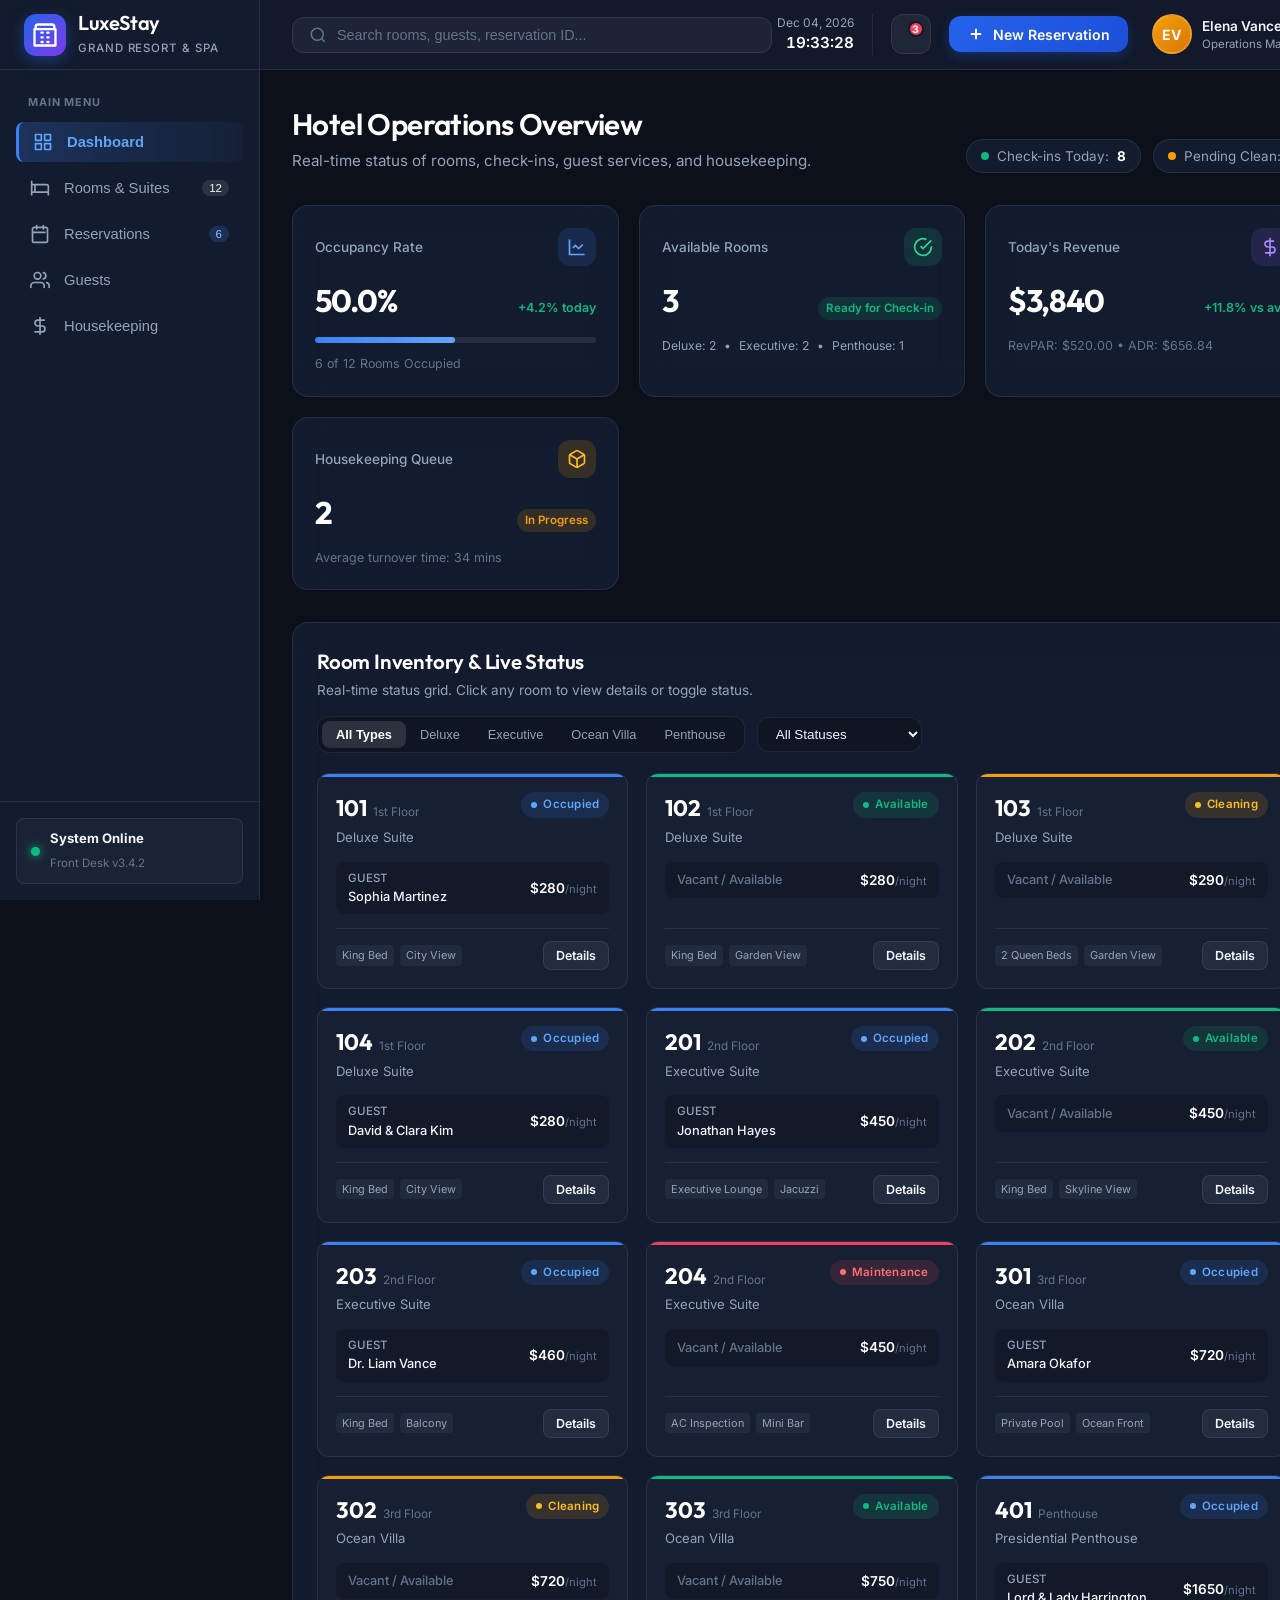
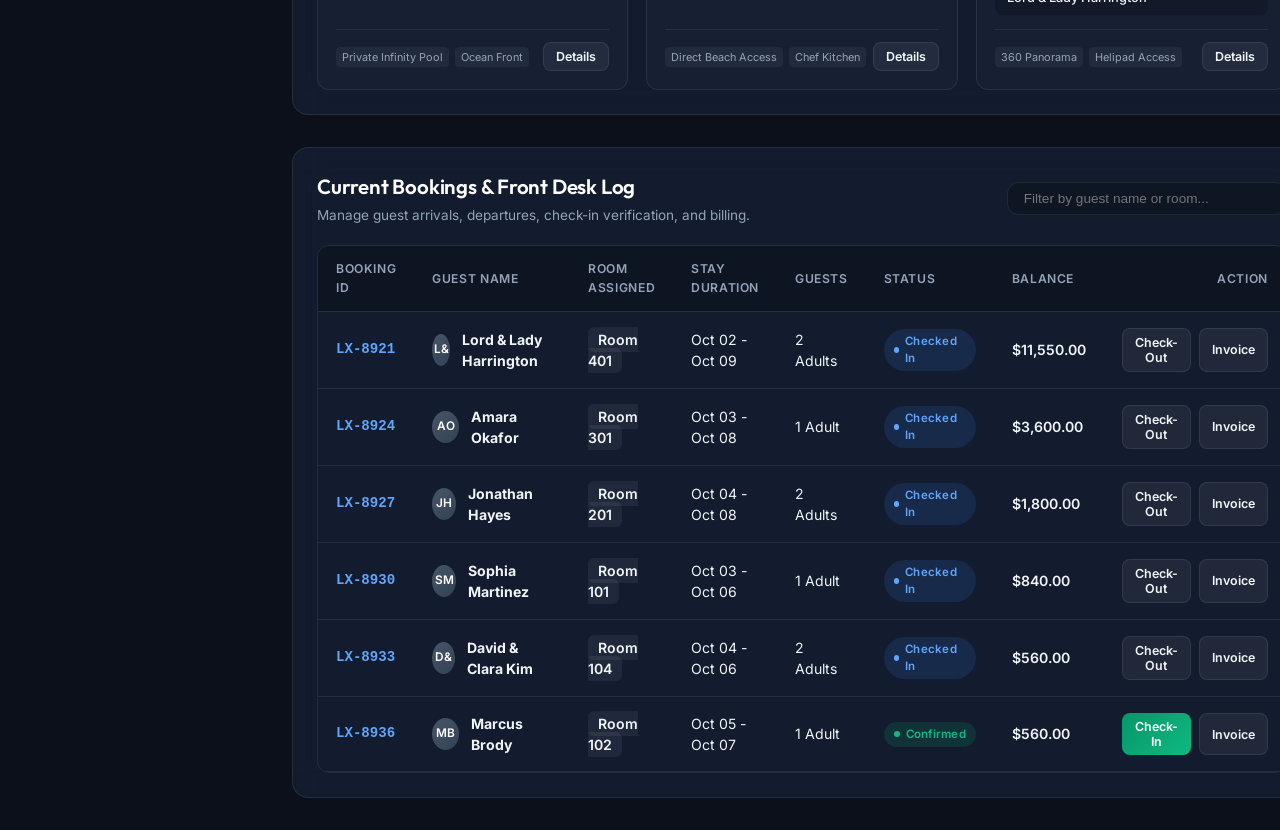
<file: index.html>
<!DOCTYPE html>
<html lang="en">
<head>
  <meta charset="UTF-8">
  <meta name="viewport" content="width=device-width, initial-scale=1.0">
  <meta name="description" content="LuxeStay Grand Hotel Management System - Comprehensive operations, room management, reservations, and guest services dashboard.">
  <title>LuxeStay | Hotel Management System</title>
  <!-- Google Fonts: Inter & Outfit -->
  <link rel="preconnect" href="https://fonts.googleapis.com">
  <link rel="preconnect" href="https://fonts.gstatic.com" crossorigin>
  <link href="https://fonts.googleapis.com/css2?family=Inter:wght@300;400;500;600;700&family=Outfit:wght@500;600;700&display=swap" rel="stylesheet">
  <link rel="stylesheet" href="styles.css">
</head>
<body>
  <div class="app-layout" id="app-layout">
    <!-- Sidebar Navigation -->
    <aside class="sidebar" id="sidebar">
      <div class="brand">
        <div class="brand-logo">
          <svg width="28" height="28" viewBox="0 0 24 24" fill="none" stroke="currentColor" stroke-width="2" stroke-linecap="round" stroke-linejoin="round">
            <path d="M3 21h18M3 7v14M21 7v14M6 3h12a2 2 0 0 1 2 2v2H4V5a2 2 0 0 1 2-2zM9 10h1M14 10h1M9 14h1M14 14h1M9 18h1M14 18h1"/>
          </svg>
        </div>
        <div class="brand-info">
          <h2>LuxeStay</h2>
          <span>Grand Resort & Spa</span>
        </div>
      </div>

      <nav class="nav-menu" aria-label="Main Navigation">
        <div class="nav-group-title">MAIN MENU</div>
        <button class="nav-item active" data-tab="dashboard" id="nav-dashboard">
          <svg width="20" height="20" viewBox="0 0 24 24" fill="none" stroke="currentColor" stroke-width="2" stroke-linecap="round" stroke-linejoin="round">
            <rect x="3" y="3" width="7" height="7"></rect>
            <rect x="14" y="3" width="7" height="7"></rect>
            <rect x="14" y="14" width="7" height="7"></rect>
            <rect x="3" y="14" width="7" height="7"></rect>
          </svg>
          <span>Dashboard</span>
        </button>
        <button class="nav-item" data-tab="rooms" id="nav-rooms">
          <svg width="20" height="20" viewBox="0 0 24 24" fill="none" stroke="currentColor" stroke-width="2" stroke-linecap="round" stroke-linejoin="round">
            <path d="M2 4v16M2 8h18a2 2 0 0 1 2 2v10M2 17h20M6 8v9"/>
          </svg>
          <span>Rooms & Suites</span>
          <span class="nav-badge" id="badge-total-rooms">24</span>
        </button>
        <button class="nav-item" data-tab="reservations" id="nav-reservations">
          <svg width="20" height="20" viewBox="0 0 24 24" fill="none" stroke="currentColor" stroke-width="2" stroke-linecap="round" stroke-linejoin="round">
            <rect x="3" y="4" width="18" height="18" rx="2" ry="2"></rect>
            <line x1="16" y1="2" x2="16" y2="6"></line>
            <line x1="8" y1="2" x2="8" y2="6"></line>
            <line x1="3" y1="10" x2="18" y2="10"></line>
          </svg>
          <span>Reservations</span>
          <span class="nav-badge alert" id="badge-reservations">6</span>
        </button>
        <button class="nav-item" data-tab="guests" id="nav-guests">
          <svg width="20" height="20" viewBox="0 0 24 24" fill="none" stroke="currentColor" stroke-width="2" stroke-linecap="round" stroke-linejoin="round">
            <path d="M17 21v-2a4 4 0 0 0-4-4H5a4 4 0 0 0-4 4v2"></path>
            <circle cx="9" cy="7" r="4"></circle>
            <path d="M23 21v-2a4 4 0 0 0-3-3.87"></path>
            <path d="M16 3.13a4 4 0 0 1 0 7.75"></path>
          </svg>
          <span>Guests</span>
        </button>
        <button class="nav-item" data-tab="housekeeping" id="nav-housekeeping">
          <svg width="20" height="20" viewBox="0 0 24 24" fill="none" stroke="currentColor" stroke-width="2" stroke-linecap="round" stroke-linejoin="round">
            <path d="M12 2v20M17 5H9.5a3.5 3.5 0 0 0 0 7h5a3.5 3.5 0 0 1 0 7H6"/>
          </svg>
          <span>Housekeeping</span>
        </button>
      </nav>

      <div class="sidebar-footer">
        <div class="system-status-card">
          <div class="status-indicator-dot online"></div>
          <div class="status-text">
            <strong>System Online</strong>
            <small>Front Desk v3.4.2</small>
          </div>
        </div>
      </div>
    </aside>

    <!-- Main Content Area -->
    <main class="main-wrapper" id="main-content">
      <!-- Top Navigation Bar -->
      <header class="topbar">
        <div class="topbar-left">
          <button class="mobile-toggle" id="mobile-toggle-btn" aria-label="Toggle navigation">
            <svg width="24" height="24" viewBox="0 0 24 24" fill="none" stroke="currentColor" stroke-width="2"><line x1="3" y1="12" x2="21" y2="12"></line><line x1="3" y1="6" x2="21" y2="6"></line><line x1="3" y1="18" x2="21" y2="18"></line></svg>
          </button>
          <div class="search-box">
            <svg width="18" height="18" viewBox="0 0 24 24" fill="none" stroke="currentColor" stroke-width="2"><circle cx="11" cy="11" r="8"></circle><line x1="21" y1="21" x2="16.65" y2="16.65"></line></svg>
            <input type="text" id="global-search-input" placeholder="Search rooms, guests, reservation ID..." />
          </div>
        </div>

        <div class="topbar-right">
          <div class="time-display" id="live-clock">
            <span class="live-date">Oct 04, 2026</span>
            <span class="live-time">18:45:00</span>
          </div>

          <button class="btn btn-secondary icon-btn" id="notifications-btn" title="View Notifications">
            <svg width="20" height="20" viewBox="0 0 24 24" fill="none" stroke="currentColor" stroke-width="2"><path d="M18 8A6 6 0 0 0 6 8c0 7-3 9-3 9h18s-3-2-3-9"></path><path d="M13.73 21a2 2 0 0 1-3.46 0"></path></svg>
            <span class="notification-badge">3</span>
          </button>

          <button class="btn btn-primary" id="btn-open-booking-modal">
            <svg width="18" height="18" viewBox="0 0 24 24" fill="none" stroke="currentColor" stroke-width="2.5"><line x1="12" y1="5" x2="12" y2="19"></line><line x1="5" y1="12" x2="19" y2="12"></line></svg>
            <span>New Reservation</span>
          </button>

          <div class="user-profile-menu">
            <div class="avatar">EV</div>
            <div class="user-meta">
              <div class="user-name">Elena Vance</div>
              <div class="user-role">Operations Manager</div>
            </div>
          </div>
        </div>
      </header>

      <!-- Dynamic Main View Container -->
      <div class="content-body">
        
        <!-- Welcome Hero Banner -->
        <section class="welcome-header">
          <div>
            <h1 class="welcome-title">Hotel Operations Overview</h1>
            <p class="welcome-subtitle">Real-time status of rooms, check-ins, guest services, and housekeeping.</p>
          </div>
          <div class="quick-stats-pills">
            <div class="pill-stat">
              <span class="pill-dot green"></span> Check-ins Today: <strong id="kpi-today-checkins">8</strong>
            </div>
            <div class="pill-stat">
              <span class="pill-dot orange"></span> Pending Clean: <strong id="kpi-cleaning-count">3</strong>
            </div>
          </div>
        </section>

        <!-- Metrics / KPI Cards -->
        <section class="kpi-grid" aria-label="Key Performance Indicators">
          <div class="kpi-card">
            <div class="kpi-header">
              <span class="kpi-label">Occupancy Rate</span>
              <div class="kpi-icon-wrap blue">
                <svg width="20" height="20" viewBox="0 0 24 24" fill="none" stroke="currentColor" stroke-width="2"><path d="M3 3v18h18"/><path d="m19 9-5 5-4-4-3 3"/></svg>
              </div>
            </div>
            <div class="kpi-value-row">
              <span class="kpi-value" id="kpi-occupancy-rate">79.2%</span>
              <span class="kpi-trend positive">+4.2% today</span>
            </div>
            <div class="progress-bar-container">
              <div class="progress-bar" id="occupancy-progress" style="width: 79.2%;"></div>
            </div>
            <div class="kpi-footer-sub" id="kpi-rooms-ratio">19 of 24 Rooms Occupied</div>
          </div>

          <div class="kpi-card">
            <div class="kpi-header">
              <span class="kpi-label">Available Rooms</span>
              <div class="kpi-icon-wrap emerald">
                <svg width="20" height="20" viewBox="0 0 24 24" fill="none" stroke="currentColor" stroke-width="2"><path d="M22 11.08V12a10 10 0 1 1-5.93-9.14"/><polyline points="22 4 12 14.01 9 11.01"/></svg>
              </div>
            </div>
            <div class="kpi-value-row">
              <span class="kpi-value" id="kpi-available-rooms">5</span>
              <span class="kpi-status-tag ready">Ready for Check-in</span>
            </div>
            <div class="kpi-details-list">
              <span>Deluxe: 2</span>
              <span>•</span>
              <span>Executive: 2</span>
              <span>•</span>
              <span>Penthouse: 1</span>
            </div>
          </div>

          <div class="kpi-card">
            <div class="kpi-header">
              <span class="kpi-label">Today's Revenue</span>
              <div class="kpi-icon-wrap purple">
                <svg width="20" height="20" viewBox="0 0 24 24" fill="none" stroke="currentColor" stroke-width="2"><line x1="12" y1="1" x2="12" y2="23"></line><path d="M17 5H9.5a3.5 3.5 0 0 0 0 7h5a3.5 3.5 0 0 1 0 7H6"></path></svg>
              </div>
            </div>
            <div class="kpi-value-row">
              <span class="kpi-value" id="kpi-revenue">$12,480</span>
              <span class="kpi-trend positive">+11.8% vs avg</span>
            </div>
            <div class="kpi-footer-sub">RevPAR: $520.00 • ADR: $656.84</div>
          </div>

          <div class="kpi-card">
            <div class="kpi-header">
              <span class="kpi-label">Housekeeping Queue</span>
              <div class="kpi-icon-wrap amber">
                <svg width="20" height="20" viewBox="0 0 24 24" fill="none" stroke="currentColor" stroke-width="2"><path d="M21 16V8a2 2 0 0 0-1-1.73l-7-4a2 2 0 0 0-2 0l-7 4A2 2 0 0 0 3 8v8a2 2 0 0 0 1 1.73l7 4a2 2 0 0 0 2 0l7-4A2 2 0 0 0 21 16z"></path><polyline points="3.27 6.96 12 12.01 20.73 6.96"></polyline><line x1="12" y1="22.08" x2="12" y2="12"></line></svg>
              </div>
            </div>
            <div class="kpi-value-row">
              <span class="kpi-value" id="kpi-housekeeping-count">3</span>
              <span class="kpi-status-tag warning">In Progress</span>
            </div>
            <div class="kpi-footer-sub">Average turnover time: 34 mins</div>
          </div>
        </section>

        <!-- Room Live Management Matrix Section -->
        <section class="section-container" id="rooms-section">
          <div class="section-header">
            <div>
              <h2 class="section-title">Room Inventory & Live Status</h2>
              <p class="section-desc">Real-time status grid. Click any room to view details or toggle status.</p>
            </div>
            
            <div class="filter-controls">
              <!-- Category Filter -->
              <div class="filter-btn-group" id="room-category-filters">
                <button class="filter-chip active" data-filter="all">All Types</button>
                <button class="filter-chip" data-filter="Deluxe Suite">Deluxe</button>
                <button class="filter-chip" data-filter="Executive Suite">Executive</button>
                <button class="filter-chip" data-filter="Ocean Villa">Ocean Villa</button>
                <button class="filter-chip" data-filter="Presidential Penthouse">Penthouse</button>
              </div>

              <!-- Status Filter Select -->
              <select class="custom-select" id="room-status-filter" aria-label="Filter by room status">
                <option value="all">All Statuses</option>
                <option value="Available">Available (Green)</option>
                <option value="Occupied">Occupied (Blue)</option>
                <option value="Cleaning">Cleaning (Yellow)</option>
                <option value="Maintenance">Maintenance (Red)</option>
              </select>
            </div>
          </div>

          <!-- Room Cards Grid -->
          <div class="rooms-grid" id="rooms-grid">
            <!-- Dynamically populated via app.js -->
          </div>
        </section>

        <!-- Reservations & Check-Ins Table Section -->
        <section class="section-container" id="reservations-section">
          <div class="section-header">
            <div>
              <h2 class="section-title">Current Bookings & Front Desk Log</h2>
              <p class="section-desc">Manage guest arrivals, departures, check-in verification, and billing.</p>
            </div>
            <div class="table-actions">
              <div class="table-search">
                <input type="text" id="booking-search-input" placeholder="Filter by guest name or room..." />
              </div>
            </div>
          </div>

          <div class="table-responsive">
            <table class="data-table" id="bookings-table">
              <thead>
                <tr>
                  <th>Booking ID</th>
                  <th>Guest Name</th>
                  <th>Room Assigned</th>
                  <th>Stay Duration</th>
                  <th>Guests</th>
                  <th>Status</th>
                  <th>Balance</th>
                  <th class="text-right">Action</th>
                </tr>
              </thead>
              <tbody id="bookings-table-body">
                <!-- Dynamically populated via app.js -->
              </tbody>
            </table>
          </div>
        </section>

      </div>
    </main>
  </div>

  <!-- Modal: New Reservation Form -->
  <div class="modal-backdrop" id="booking-modal" aria-hidden="true" role="dialog" aria-labelledby="modal-booking-title">
    <div class="modal-card">
      <div class="modal-header">
        <div>
          <h3 class="modal-title" id="modal-booking-title">Create New Guest Reservation</h3>
          <p class="modal-subtitle">Assign room, guest credentials, and stay duration.</p>
        </div>
        <button class="modal-close-btn" id="modal-close-btn" aria-label="Close modal">&times;</button>
      </div>

      <form id="new-booking-form">
        <div class="form-grid">
          <div class="form-group full-width">
            <label for="guest-fullname">Primary Guest Full Name *</label>
            <input type="text" id="guest-fullname" required placeholder="e.g. Dr. Julian Sterling" />
          </div>

          <div class="form-group">
            <label for="guest-email">Email Address *</label>
            <input type="email" id="guest-email" required placeholder="julian.sterling@example.com" />
          </div>

          <div class="form-group">
            <label for="guest-phone">Contact Phone *</label>
            <input type="tel" id="guest-phone" required placeholder="+1 (555) 234-5678" />
          </div>

          <div class="form-group">
            <label for="room-select">Assign Room *</label>
            <select id="room-select" required>
              <!-- Filled with available rooms dynamically -->
            </select>
          </div>

          <div class="form-group">
            <label for="guest-count">Number of Guests</label>
            <select id="guest-count">
              <option value="1 Adult">1 Adult</option>
              <option value="2 Adults" selected>2 Adults</option>
              <option value="2 Adults, 1 Child">2 Adults, 1 Child</option>
              <option value="3 Adults">3 Adults</option>
              <option value="4 Adults">4 Adults (Suite)</option>
            </select>
          </div>

          <div class="form-group">
            <label for="check-in-date">Check-In Date *</label>
            <input type="date" id="check-in-date" required />
          </div>

          <div class="form-group">
            <label for="check-out-date">Check-Out Date *</label>
            <input type="date" id="check-out-date" required />
          </div>

          <div class="form-group full-width">
            <label for="special-requests">Special Requests / VIP Amenities</label>
            <textarea id="special-requests" rows="2" placeholder="e.g., High floor, extra towels, late check-in at 21:00, champagne on arrival"></textarea>
          </div>
        </div>

        <div class="modal-footer">
          <button type="button" class="btn btn-secondary" id="btn-cancel-booking">Cancel</button>
          <button type="submit" class="btn btn-primary">Confirm & Create Booking</button>
        </div>
      </form>
    </div>
  </div>

  <!-- Modal: Room Details & Actions -->
  <div class="modal-backdrop" id="room-detail-modal" aria-hidden="true" role="dialog" aria-labelledby="modal-room-detail-title">
    <div class="modal-card">
      <div class="modal-header">
        <div>
          <h3 class="modal-title" id="modal-room-detail-title">Room Details</h3>
          <p class="modal-subtitle" id="modal-room-detail-subtitle">Room status and guest assignment</p>
        </div>
        <button class="modal-close-btn" id="room-modal-close-btn" aria-label="Close modal">&times;</button>
      </div>

      <div class="room-modal-body" id="room-modal-content">
        <!-- Injected via JavaScript -->
      </div>

      <div class="modal-footer" id="room-modal-footer">
        <!-- Dynamic buttons like check-in, check-out, mark clean -->
      </div>
    </div>
  </div>

  <!-- Toast Notification Container -->
  <div class="toast-container" id="toast-container" aria-live="polite"></div>

  <script src="app.js"></script>
</body>
</html>
</file>
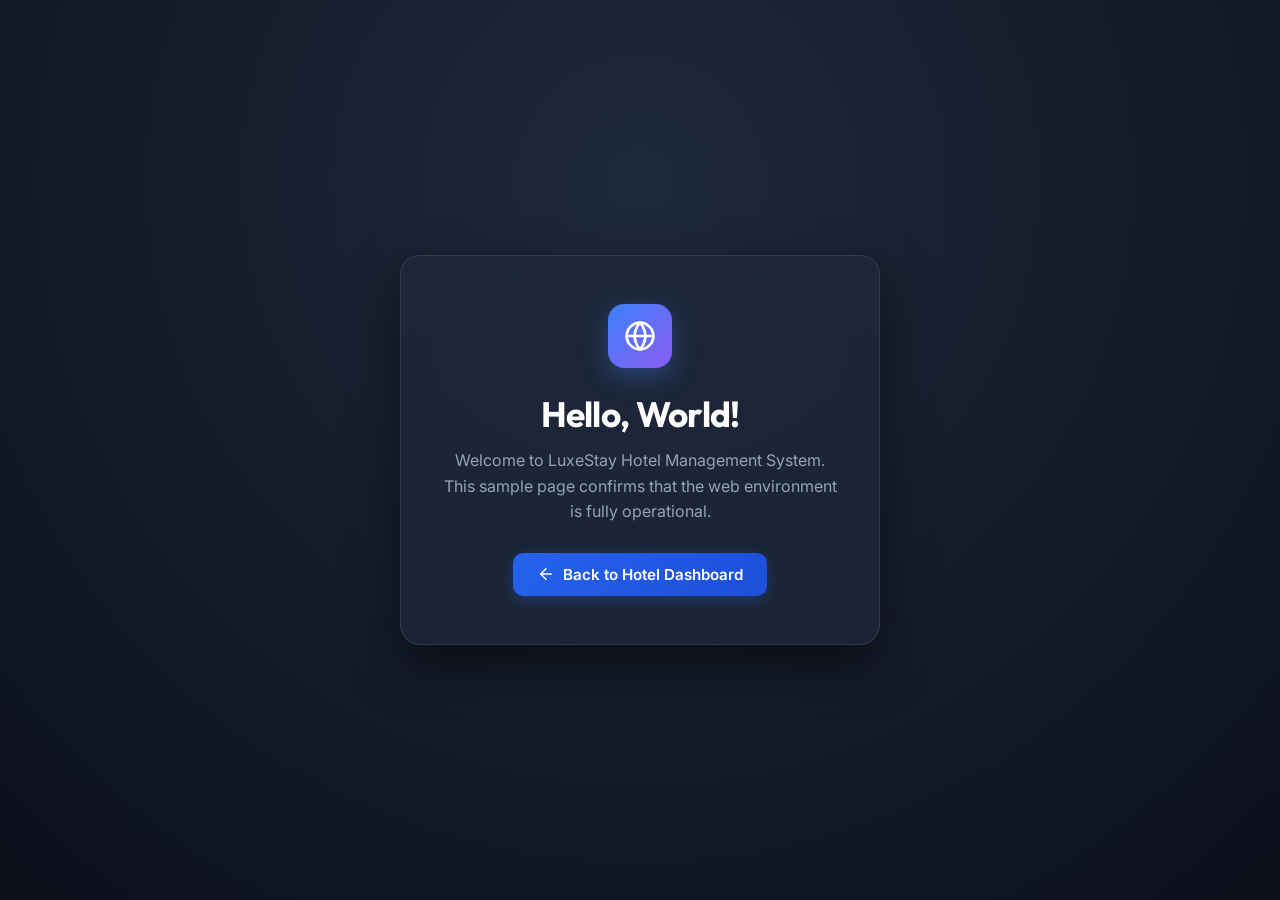
<file: hello.html>
<!DOCTYPE html>
<html lang="en">
<head>
  <meta charset="UTF-8">
  <meta name="viewport" content="width=device-width, initial-scale=1.0">
  <meta name="description" content="Sample Hello World page for LuxeStay Hotel Management System.">
  <title>Hello World | LuxeStay</title>
  <!-- Google Fonts: Inter & Outfit -->
  <link rel="preconnect" href="https://fonts.googleapis.com">
  <link rel="preconnect" href="https://fonts.gstatic.com" crossorigin>
  <link href="https://fonts.googleapis.com/css2?family=Inter:wght@400;500;600&family=Outfit:wght@600;700&display=swap" rel="stylesheet">
  <style>
    *, *::before, *::after {
      box-sizing: border-box;
      margin: 0;
      padding: 0;
    }

    body {
      font-family: 'Inter', sans-serif;
      background: radial-gradient(circle at 50% 20%, #1e293b 0%, #0b101b 100%);
      color: #f1f5f9;
      min-height: 100vh;
      display: flex;
      align-items: center;
      justify-content: center;
      padding: 24px;
    }

    .card {
      background: rgba(30, 41, 59, 0.7);
      backdrop-filter: blur(16px);
      border: 1px solid rgba(255, 255, 255, 0.1);
      border-radius: 20px;
      padding: 48px 40px;
      max-width: 480px;
      width: 100%;
      text-align: center;
      box-shadow: 0 20px 50px rgba(0, 0, 0, 0.5);
      animation: fadeIn 0.6s ease-out;
    }

    @keyframes fadeIn {
      from { opacity: 0; transform: translateY(16px); }
      to { opacity: 1; transform: translateY(0); }
    }

    .icon-badge {
      width: 64px;
      height: 64px;
      background: linear-gradient(135deg, #3b82f6, #8b5cf6);
      border-radius: 16px;
      display: inline-flex;
      align-items: center;
      justify-content: center;
      margin-bottom: 24px;
      box-shadow: 0 8px 24px rgba(59, 130, 246, 0.35);
    }

    .icon-badge svg {
      color: #fff;
    }

    h1 {
      font-family: 'Outfit', sans-serif;
      font-size: 2.2rem;
      font-weight: 700;
      color: #ffffff;
      margin-bottom: 12px;
      letter-spacing: -0.02em;
    }

    p {
      color: #94a3b8;
      font-size: 1rem;
      line-height: 1.6;
      margin-bottom: 28px;
    }

    .btn {
      display: inline-flex;
      align-items: center;
      justify-content: center;
      gap: 8px;
      background: linear-gradient(135deg, #2563eb, #1d4ed8);
      color: #ffffff;
      text-decoration: none;
      padding: 12px 24px;
      border-radius: 10px;
      font-weight: 600;
      font-size: 0.95rem;
      transition: all 0.2s ease;
      box-shadow: 0 4px 14px rgba(37, 99, 235, 0.3);
    }

    .btn:hover {
      background: linear-gradient(135deg, #3b82f6, #2563eb);
      transform: translateY(-2px);
      box-shadow: 0 6px 20px rgba(37, 99, 235, 0.45);
    }
  </style>
</head>
<body>
  <main class="card">
    <div class="icon-badge">
      <svg width="32" height="32" viewBox="0 0 24 24" fill="none" stroke="currentColor" stroke-width="2" stroke-linecap="round" stroke-linejoin="round">
        <circle cx="12" cy="12" r="10"></circle>
        <line x1="2" y1="12" x2="22" y2="12"></line>
        <path d="M12 2a15.3 15.3 0 0 1 4 10 15.3 15.3 0 0 1-4 10 15.3 15.3 0 0 1-4-10 15.3 15.3 0 0 1 4-10z"></path>
      </svg>
    </div>
    <h1>Hello, World!</h1>
    <p>Welcome to LuxeStay Hotel Management System. This sample page confirms that the web environment is fully operational.</p>
    <a href="index.html" class="btn">
      <svg width="18" height="18" viewBox="0 0 24 24" fill="none" stroke="currentColor" stroke-width="2" stroke-linecap="round" stroke-linejoin="round">
        <line x1="19" y1="12" x2="5" y2="12"></line>
        <polyline points="12 19 5 12 12 5"></polyline>
      </svg>
      Back to Hotel Dashboard
    </a>
  </main>
</body>
</html>
</file>
<file: styles.css>
/* ==========================================================================
   LuxeStay Hotel Management System - Design Tokens & Stylesheet
   ========================================================================== */

:root {
  /* Color Palette - Modern Luxury Slate & Emerald */
  --bg-primary: #0b101b;
  --bg-secondary: #131c2e;
  --bg-card: rgba(22, 33, 54, 0.75);
  --bg-card-hover: rgba(30, 44, 72, 0.85);
  --bg-elevated: #1a2740;
  --border-subtle: rgba(255, 255, 255, 0.08);
  --border-focus: #3b82f6;

  /* Typography Colors */
  --text-main: #f1f5f9;
  --text-muted: #94a3b8;
  --text-subtle: #64748b;

  /* Accent Colors */
  --accent-gold: #eab308;
  --accent-blue: #3b82f6;
  --accent-blue-glow: rgba(59, 130, 246, 0.25);
  --accent-emerald: #10b981;
  --accent-purple: #8b5cf6;
  --accent-amber: #f59e0b;
  --accent-rose: #f43f5e;

  /* Room & Operations Statuses */
  --status-available: #10b981;
  --status-available-bg: rgba(16, 185, 129, 0.14);
  --status-occupied: #3b82f6;
  --status-occupied-bg: rgba(59, 130, 246, 0.14);
  --status-cleaning: #f59e0b;
  --status-cleaning-bg: rgba(245, 158, 11, 0.14);
  --status-maintenance: #f43f5e;
  --status-maintenance-bg: rgba(244, 63, 94, 0.14);

  /* Layout & Spacing */
  --sidebar-width: 260px;
  --topbar-height: 70px;
  --radius-sm: 8px;
  --radius-md: 12px;
  --radius-lg: 16px;
  --radius-full: 9999px;

  /* Elevation Shadows & Glassmorphism */
  --glass-backdrop: blur(16px);
  --shadow-sm: 0 2px 4px rgba(0, 0, 0, 0.2);
  --shadow-md: 0 8px 24px rgba(0, 0, 0, 0.35);
  --shadow-lg: 0 20px 40px rgba(0, 0, 0, 0.45);
  --transition-fast: 0.2s cubic-bezier(0.4, 0, 0.2, 1);
  --transition-smooth: 0.3s cubic-bezier(0.4, 0, 0.2, 1);
}

/* Base Reset */
*, *::before, *::after {
  box-sizing: border-box;
  margin: 0;
  padding: 0;
}

body {
  font-family: 'Inter', -apple-system, BlinkMacSystemFont, 'Segoe UI', Roboto, sans-serif;
  background-color: var(--bg-primary);
  color: var(--text-main);
  min-height: 100vh;
  line-height: 1.5;
  overflow-x: hidden;
  -webkit-font-smoothing: antialiased;
}

h1, h2, h3, h4, .brand-info h2 {
  font-family: 'Outfit', sans-serif;
  font-weight: 600;
  color: #ffffff;
}

/* App Shell Layout */
.app-layout {
  display: flex;
  min-height: 100vh;
  position: relative;
}

/* ==========================================================================
   Sidebar Styling
   ========================================================================== */
.sidebar {
  width: var(--sidebar-width);
  background-color: var(--bg-secondary);
  border-right: 1px solid var(--border-subtle);
  display: flex;
  flex-direction: column;
  position: fixed;
  top: 0;
  bottom: 0;
  left: 0;
  z-index: 40;
  transition: transform var(--transition-smooth);
}

.brand {
  height: var(--topbar-height);
  display: flex;
  align-items: center;
  gap: 12px;
  padding: 0 24px;
  border-bottom: 1px solid var(--border-subtle);
}

.brand-logo {
  width: 42px;
  height: 42px;
  background: linear-gradient(135deg, #2563eb, #7c3aed);
  border-radius: var(--radius-md);
  display: flex;
  align-items: center;
  justify-content: center;
  color: #fff;
  box-shadow: 0 4px 14px rgba(37, 99, 235, 0.4);
}

.brand-info h2 {
  font-size: 1.25rem;
  letter-spacing: -0.02em;
  line-height: 1.1;
}

.brand-info span {
  font-size: 0.72rem;
  color: var(--text-muted);
  text-transform: uppercase;
  letter-spacing: 0.08em;
  font-weight: 500;
}

.nav-menu {
  flex: 1;
  padding: 24px 16px;
  display: flex;
  flex-direction: column;
  gap: 6px;
}

.nav-group-title {
  font-size: 0.68rem;
  letter-spacing: 0.08em;
  color: var(--text-subtle);
  font-weight: 700;
  padding: 0 12px 6px;
}

.nav-item {
  display: flex;
  align-items: center;
  gap: 14px;
  padding: 10px 14px;
  background: transparent;
  border: none;
  color: var(--text-muted);
  font-size: 0.92rem;
  font-weight: 500;
  border-radius: var(--radius-sm);
  cursor: pointer;
  transition: all var(--transition-fast);
  text-align: left;
  width: 100%;
}

.nav-item:hover {
  background: rgba(255, 255, 255, 0.05);
  color: var(--text-main);
  transform: translateX(3px);
}

.nav-item.active {
  background: linear-gradient(90deg, rgba(59, 130, 246, 0.22), rgba(59, 130, 246, 0.04));
  color: #60a5fa;
  border-left: 3px solid #3b82f6;
  font-weight: 600;
}

.nav-badge {
  margin-left: auto;
  font-size: 0.72rem;
  padding: 2px 7px;
  border-radius: var(--radius-full);
  background: rgba(255, 255, 255, 0.1);
  color: var(--text-main);
}

.nav-badge.alert {
  background: rgba(59, 130, 246, 0.2);
  color: #93c5fd;
}

.sidebar-footer {
  padding: 16px;
  border-top: 1px solid var(--border-subtle);
}

.system-status-card {
  background: rgba(255, 255, 255, 0.03);
  border: 1px solid var(--border-subtle);
  border-radius: var(--radius-sm);
  padding: 10px 14px;
  display: flex;
  align-items: center;
  gap: 10px;
}

.status-indicator-dot {
  width: 9px;
  height: 9px;
  border-radius: 50%;
  background: var(--status-available);
  box-shadow: 0 0 10px var(--status-available);
  animation: pulse-dot 2s infinite ease-in-out;
}

@keyframes pulse-dot {
  0%, 100% { opacity: 1; transform: scale(1); }
  50% { opacity: 0.6; transform: scale(1.15); }
}

.status-text strong {
  display: block;
  font-size: 0.82rem;
  color: var(--text-main);
}

.status-text small {
  font-size: 0.72rem;
  color: var(--text-subtle);
}

/* ==========================================================================
   Main Content & Topbar
   ========================================================================== */
.main-wrapper {
  flex: 1;
  margin-left: var(--sidebar-width);
  min-height: 100vh;
  display: flex;
  flex-direction: column;
}

.topbar {
  height: var(--topbar-height);
  background: rgba(19, 28, 46, 0.85);
  backdrop-filter: var(--glass-backdrop);
  border-bottom: 1px solid var(--border-subtle);
  display: flex;
  align-items: center;
  justify-content: space-between;
  padding: 0 32px;
  position: sticky;
  top: 0;
  z-index: 30;
}

.topbar-left {
  display: flex;
  align-items: center;
  gap: 16px;
  flex: 1;
  max-width: 480px;
}

.mobile-toggle {
  display: none;
  background: none;
  border: none;
  color: var(--text-main);
  cursor: pointer;
}

.search-box {
  display: flex;
  align-items: center;
  gap: 10px;
  background: rgba(255, 255, 255, 0.05);
  border: 1px solid var(--border-subtle);
  border-radius: var(--radius-md);
  padding: 8px 16px;
  width: 100%;
  transition: all var(--transition-fast);
}

.search-box:focus-within {
  border-color: var(--accent-blue);
  background: rgba(255, 255, 255, 0.08);
  box-shadow: 0 0 0 3px var(--accent-blue-glow);
}

.search-box input {
  background: transparent;
  border: none;
  outline: none;
  color: var(--text-main);
  font-size: 0.9rem;
  width: 100%;
}

.search-box input::placeholder {
  color: var(--text-subtle);
}

.search-box svg {
  color: var(--text-subtle);
  flex-shrink: 0;
}

.topbar-right {
  display: flex;
  align-items: center;
  gap: 18px;
}

.time-display {
  display: flex;
  flex-direction: column;
  align-items: flex-end;
  border-right: 1px solid var(--border-subtle);
  padding-right: 18px;
}

.live-date {
  font-size: 0.75rem;
  color: var(--text-muted);
}

.live-time {
  font-size: 0.95rem;
  font-weight: 600;
  color: #fff;
  font-variant-numeric: tabular-nums;
}

.icon-btn {
  position: relative;
  width: 40px;
  height: 40px;
  padding: 0;
  display: flex;
  align-items: center;
  justify-content: center;
  border-radius: var(--radius-sm);
}

.notification-badge {
  position: absolute;
  top: 6px;
  right: 6px;
  background: var(--accent-rose);
  color: #fff;
  font-size: 0.65rem;
  font-weight: 700;
  width: 16px;
  height: 16px;
  border-radius: 50%;
  display: flex;
  align-items: center;
  justify-content: center;
  border: 2px solid var(--bg-secondary);
}

/* User Profile Header */
.user-profile-menu {
  display: flex;
  align-items: center;
  gap: 10px;
  padding-left: 6px;
  cursor: pointer;
}

.avatar {
  width: 40px;
  height: 40px;
  border-radius: 50%;
  background: linear-gradient(135deg, #f59e0b, #d97706);
  color: #fff;
  font-weight: 700;
  font-size: 0.88rem;
  display: flex;
  align-items: center;
  justify-content: center;
  border: 2px solid rgba(255, 255, 255, 0.15);
}

.user-meta {
  display: flex;
  flex-direction: column;
}

.user-name {
  font-size: 0.85rem;
  font-weight: 600;
  color: var(--text-main);
}

.user-role {
  font-size: 0.72rem;
  color: var(--text-muted);
}

/* Buttons */
.btn {
  display: inline-flex;
  align-items: center;
  justify-content: center;
  gap: 8px;
  font-family: inherit;
  font-size: 0.88rem;
  font-weight: 600;
  padding: 9px 18px;
  border-radius: var(--radius-md);
  border: none;
  cursor: pointer;
  transition: all var(--transition-fast);
}

.btn-primary {
  background: linear-gradient(135deg, #2563eb, #1d4ed8);
  color: #fff;
  box-shadow: 0 4px 12px rgba(37, 99, 235, 0.3);
}

.btn-primary:hover {
  background: linear-gradient(135deg, #3b82f6, #2563eb);
  box-shadow: 0 6px 18px rgba(37, 99, 235, 0.45);
  transform: translateY(-1px);
}

.btn-secondary {
  background: rgba(255, 255, 255, 0.06);
  color: var(--text-main);
  border: 1px solid var(--border-subtle);
}

.btn-secondary:hover {
  background: rgba(255, 255, 255, 0.12);
  border-color: rgba(255, 255, 255, 0.18);
}

.btn-emerald {
  background: linear-gradient(135deg, #059669, #10b981);
  color: #fff;
}

.btn-emerald:hover {
  filter: brightness(1.1);
}

.btn-sm {
  padding: 6px 12px;
  font-size: 0.78rem;
  border-radius: var(--radius-sm);
}

/* ==========================================================================
   Content Body & Sections
   ========================================================================== */
.content-body {
  padding: 32px;
  display: flex;
  flex-direction: column;
  gap: 32px;
}

/* Welcome Banner */
.welcome-header {
  display: flex;
  justify-content: space-between;
  align-items: flex-end;
  flex-wrap: wrap;
  gap: 16px;
}

.welcome-title {
  font-size: 1.85rem;
  letter-spacing: -0.02em;
  margin-bottom: 4px;
}

.welcome-subtitle {
  color: var(--text-muted);
  font-size: 0.95rem;
}

.quick-stats-pills {
  display: flex;
  gap: 12px;
  flex-wrap: wrap;
}

.pill-stat {
  display: flex;
  align-items: center;
  gap: 8px;
  background: var(--bg-card);
  border: 1px solid var(--border-subtle);
  padding: 6px 14px;
  border-radius: var(--radius-full);
  font-size: 0.84rem;
  color: var(--text-muted);
}

.pill-stat strong {
  color: #fff;
}

.pill-dot {
  width: 8px;
  height: 8px;
  border-radius: 50%;
}

.pill-dot.green { background: var(--accent-emerald); }
.pill-dot.orange { background: var(--accent-amber); }

/* KPI Grid */
.kpi-grid {
  display: grid;
  grid-template-columns: repeat(auto-fit, minmax(240px, 1fr));
  gap: 20px;
}

.kpi-card {
  background: var(--bg-card);
  backdrop-filter: var(--glass-backdrop);
  border: 1px solid var(--border-subtle);
  border-radius: var(--radius-lg);
  padding: 22px;
  display: flex;
  flex-direction: column;
  gap: 12px;
  transition: transform var(--transition-smooth), border-color var(--transition-smooth), box-shadow var(--transition-smooth);
}

.kpi-card:hover {
  transform: translateY(-3px);
  border-color: rgba(255, 255, 255, 0.16);
  box-shadow: var(--shadow-md);
}

.kpi-header {
  display: flex;
  align-items: center;
  justify-content: space-between;
}

.kpi-label {
  font-size: 0.85rem;
  color: var(--text-muted);
  font-weight: 500;
}

.kpi-icon-wrap {
  width: 38px;
  height: 38px;
  border-radius: var(--radius-md);
  display: flex;
  align-items: center;
  justify-content: center;
}

.kpi-icon-wrap.blue { background: rgba(59, 130, 246, 0.15); color: #60a5fa; }
.kpi-icon-wrap.emerald { background: rgba(16, 185, 129, 0.15); color: #34d399; }
.kpi-icon-wrap.purple { background: rgba(139, 92, 246, 0.15); color: #a78bfa; }
.kpi-icon-wrap.amber { background: rgba(245, 158, 11, 0.15); color: #fbbf24; }

.kpi-value-row {
  display: flex;
  align-items: baseline;
  justify-content: space-between;
  gap: 10px;
}

.kpi-value {
  font-family: 'Outfit', sans-serif;
  font-size: 1.95rem;
  font-weight: 700;
  color: #fff;
  letter-spacing: -0.03em;
}

.kpi-trend {
  font-size: 0.78rem;
  font-weight: 600;
}

.kpi-trend.positive { color: var(--accent-emerald); }

.kpi-status-tag {
  font-size: 0.72rem;
  font-weight: 600;
  padding: 3px 8px;
  border-radius: var(--radius-full);
}

.kpi-status-tag.ready {
  background: var(--status-available-bg);
  color: var(--status-available);
}

.kpi-status-tag.warning {
  background: var(--status-cleaning-bg);
  color: var(--status-cleaning);
}

.progress-bar-container {
  height: 6px;
  background: rgba(255, 255, 255, 0.08);
  border-radius: var(--radius-full);
  overflow: hidden;
}

.progress-bar {
  height: 100%;
  background: linear-gradient(90deg, #3b82f6, #60a5fa);
  border-radius: var(--radius-full);
  transition: width 0.6s ease-in-out;
}

.kpi-footer-sub {
  font-size: 0.78rem;
  color: var(--text-subtle);
}

.kpi-details-list {
  display: flex;
  align-items: center;
  gap: 8px;
  font-size: 0.76rem;
  color: var(--text-muted);
}

/* ==========================================================================
   Section Containers & Controls
   ========================================================================== */
.section-container {
  background: var(--bg-card);
  backdrop-filter: var(--glass-backdrop);
  border: 1px solid var(--border-subtle);
  border-radius: var(--radius-lg);
  padding: 24px;
  display: flex;
  flex-direction: column;
  gap: 20px;
}

.section-header {
  display: flex;
  align-items: center;
  justify-content: space-between;
  flex-wrap: wrap;
  gap: 16px;
}

.section-title {
  font-size: 1.28rem;
  letter-spacing: -0.01em;
}

.section-desc {
  font-size: 0.85rem;
  color: var(--text-muted);
  margin-top: 2px;
}

.filter-controls {
  display: flex;
  align-items: center;
  gap: 12px;
  flex-wrap: wrap;
}

.filter-btn-group {
  display: flex;
  background: rgba(0, 0, 0, 0.25);
  padding: 4px;
  border-radius: var(--radius-md);
  border: 1px solid var(--border-subtle);
}

.filter-chip {
  background: transparent;
  border: none;
  color: var(--text-muted);
  font-size: 0.8rem;
  font-weight: 500;
  padding: 6px 14px;
  border-radius: var(--radius-sm);
  cursor: pointer;
  transition: all var(--transition-fast);
}

.filter-chip:hover {
  color: var(--text-main);
}

.filter-chip.active {
  background: rgba(255, 255, 255, 0.12);
  color: #fff;
  font-weight: 600;
}

.custom-select {
  background: rgba(0, 0, 0, 0.25);
  border: 1px solid var(--border-subtle);
  color: var(--text-main);
  padding: 8px 14px;
  border-radius: var(--radius-md);
  font-size: 0.84rem;
  outline: none;
  cursor: pointer;
}

.custom-select option {
  background: var(--bg-secondary);
  color: var(--text-main);
}

/* ==========================================================================
   Rooms Grid Matrix
   ========================================================================== */
.rooms-grid {
  display: grid;
  grid-template-columns: repeat(auto-fill, minmax(270px, 1fr));
  gap: 18px;
}

.room-card {
  background: rgba(255, 255, 255, 0.02);
  border: 1px solid var(--border-subtle);
  border-radius: var(--radius-md);
  padding: 18px;
  display: flex;
  flex-direction: column;
  justify-content: space-between;
  gap: 14px;
  cursor: pointer;
  transition: all var(--transition-smooth);
  position: relative;
  overflow: hidden;
}

.room-card:hover {
  background: var(--bg-card-hover);
  border-color: rgba(255, 255, 255, 0.18);
  transform: translateY(-2px);
  box-shadow: var(--shadow-sm);
}

.room-card::before {
  content: '';
  position: absolute;
  top: 0;
  left: 0;
  right: 0;
  height: 3px;
  background: transparent;
  transition: background var(--transition-fast);
}

.room-card.status-available::before { background: var(--status-available); }
.room-card.status-occupied::before { background: var(--status-occupied); }
.room-card.status-cleaning::before { background: var(--status-cleaning); }
.room-card.status-maintenance::before { background: var(--status-maintenance); }

.room-card-header {
  display: flex;
  align-items: flex-start;
  justify-content: space-between;
}

.room-number-wrap {
  display: flex;
  align-items: baseline;
  gap: 6px;
}

.room-num {
  font-family: 'Outfit', sans-serif;
  font-size: 1.4rem;
  font-weight: 700;
  color: #fff;
}

.room-floor {
  font-size: 0.74rem;
  color: var(--text-subtle);
}

.room-type {
  font-size: 0.82rem;
  color: var(--text-muted);
  margin-top: 2px;
}

/* Status Badges */
.status-pill {
  font-size: 0.72rem;
  font-weight: 600;
  padding: 4px 10px;
  border-radius: var(--radius-full);
  display: inline-flex;
  align-items: center;
  gap: 6px;
  letter-spacing: 0.02em;
}

.status-pill::before {
  content: '';
  width: 6px;
  height: 6px;
  border-radius: 50%;
  background: currentColor;
}

.status-pill.available {
  background: var(--status-available-bg);
  color: var(--status-available);
}

.status-pill.occupied {
  background: var(--status-occupied-bg);
  color: #60a5fa;
}

.status-pill.cleaning {
  background: var(--status-cleaning-bg);
  color: #fbbf24;
}

.status-pill.maintenance {
  background: var(--status-maintenance-bg);
  color: #f87171;
}

.room-meta-guest {
  background: rgba(0, 0, 0, 0.2);
  border-radius: var(--radius-sm);
  padding: 8px 12px;
  font-size: 0.8rem;
  display: flex;
  align-items: center;
  justify-content: space-between;
}

.guest-info-small {
  color: var(--text-main);
  font-weight: 500;
}

.room-rate-small {
  font-size: 0.85rem;
  font-weight: 600;
  color: #fff;
}

.room-rate-small span {
  font-size: 0.7rem;
  color: var(--text-subtle);
  font-weight: 400;
}

.room-card-footer {
  display: flex;
  align-items: center;
  justify-content: space-between;
  border-top: 1px solid var(--border-subtle);
  padding-top: 12px;
}

.room-amenities {
  display: flex;
  gap: 6px;
}

.amenity-tag {
  font-size: 0.68rem;
  background: rgba(255, 255, 255, 0.05);
  color: var(--text-muted);
  padding: 2px 6px;
  border-radius: 4px;
}

/* ==========================================================================
   Reservations Table
   ========================================================================== */
.table-responsive {
  overflow-x: auto;
  border-radius: var(--radius-md);
  border: 1px solid var(--border-subtle);
}

.table-search input {
  background: rgba(0, 0, 0, 0.25);
  border: 1px solid var(--border-subtle);
  color: var(--text-main);
  padding: 8px 16px;
  border-radius: var(--radius-md);
  font-size: 0.85rem;
  width: 280px;
  outline: none;
}

.table-search input:focus {
  border-color: var(--accent-blue);
}

.data-table {
  width: 100%;
  border-collapse: collapse;
  text-align: left;
  font-size: 0.88rem;
}

.data-table th {
  background: rgba(11, 16, 27, 0.6);
  color: var(--text-muted);
  font-weight: 600;
  font-size: 0.76rem;
  text-transform: uppercase;
  letter-spacing: 0.05em;
  padding: 14px 18px;
  border-bottom: 1px solid var(--border-subtle);
}

.data-table td {
  padding: 16px 18px;
  border-bottom: 1px solid var(--border-subtle);
  color: var(--text-main);
  vertical-align: middle;
}

.data-table tbody tr {
  transition: background var(--transition-fast);
}

.data-table tbody tr:hover {
  background: rgba(255, 255, 255, 0.03);
}

.guest-name-cell {
  display: flex;
  align-items: center;
  gap: 12px;
}

.guest-avatar-small {
  width: 32px;
  height: 32px;
  border-radius: 50%;
  background: linear-gradient(135deg, #475569, #334155);
  color: #fff;
  font-size: 0.74rem;
  font-weight: 600;
  display: flex;
  align-items: center;
  justify-content: center;
}

.table-action-btns {
  display: flex;
  justify-content: flex-end;
  gap: 8px;
}

.text-right {
  text-align: right;
}

/* ==========================================================================
   Modals
   ========================================================================== */
.modal-backdrop {
  position: fixed;
  inset: 0;
  background: rgba(5, 8, 15, 0.75);
  backdrop-filter: var(--glass-backdrop);
  display: flex;
  align-items: center;
  justify-content: center;
  z-index: 100;
  opacity: 0;
  pointer-events: none;
  transition: opacity var(--transition-smooth);
  padding: 20px;
}

.modal-backdrop.open {
  opacity: 1;
  pointer-events: auto;
}

.modal-card {
  background: #151f33;
  border: 1px solid rgba(255, 255, 255, 0.12);
  border-radius: var(--radius-lg);
  width: 100%;
  max-width: 580px;
  box-shadow: var(--shadow-lg);
  transform: translateY(20px) scale(0.97);
  transition: transform var(--transition-smooth);
  overflow: hidden;
  max-height: 90vh;
  display: flex;
  flex-direction: column;
}

.modal-backdrop.open .modal-card {
  transform: translateY(0) scale(1);
}

.modal-header {
  padding: 22px 26px;
  border-bottom: 1px solid var(--border-subtle);
  display: flex;
  align-items: center;
  justify-content: space-between;
}

.modal-title {
  font-size: 1.25rem;
}

.modal-subtitle {
  font-size: 0.82rem;
  color: var(--text-muted);
  margin-top: 2px;
}

.modal-close-btn {
  background: none;
  border: none;
  color: var(--text-muted);
  font-size: 1.6rem;
  line-height: 1;
  cursor: pointer;
  padding: 4px;
}

.modal-close-btn:hover {
  color: #fff;
}

.form-grid {
  padding: 24px 26px;
  display: grid;
  grid-template-columns: 1fr 1fr;
  gap: 16px;
  overflow-y: auto;
}

.form-group {
  display: flex;
  flex-direction: column;
  gap: 6px;
}

.form-group.full-width {
  grid-column: span 2;
}

.form-group label {
  font-size: 0.8rem;
  font-weight: 500;
  color: var(--text-muted);
}

.form-group input, 
.form-group select, 
.form-group textarea {
  background: rgba(0, 0, 0, 0.3);
  border: 1px solid var(--border-subtle);
  border-radius: var(--radius-sm);
  color: var(--text-main);
  padding: 10px 14px;
  font-family: inherit;
  font-size: 0.88rem;
  outline: none;
  transition: border-color var(--transition-fast);
}

.form-group input:focus, 
.form-group select:focus, 
.form-group textarea:focus {
  border-color: var(--accent-blue);
  box-shadow: 0 0 0 3px var(--accent-blue-glow);
}

.modal-footer {
  padding: 16px 26px;
  background: rgba(0, 0, 0, 0.2);
  border-top: 1px solid var(--border-subtle);
  display: flex;
  justify-content: flex-end;
  gap: 12px;
}

.room-modal-body {
  padding: 24px 26px;
  overflow-y: auto;
  display: flex;
  flex-direction: column;
  gap: 18px;
}

.room-detail-hero {
  display: flex;
  align-items: center;
  justify-content: space-between;
  background: rgba(255, 255, 255, 0.03);
  padding: 16px;
  border-radius: var(--radius-md);
  border: 1px solid var(--border-subtle);
}

.detail-specs-grid {
  display: grid;
  grid-template-columns: repeat(2, 1fr);
  gap: 12px;
}

.spec-item {
  background: rgba(0, 0, 0, 0.2);
  padding: 12px;
  border-radius: var(--radius-sm);
  border: 1px solid var(--border-subtle);
}

.spec-label {
  font-size: 0.72rem;
  color: var(--text-subtle);
  text-transform: uppercase;
}

.spec-val {
  font-size: 0.95rem;
  font-weight: 600;
  color: #fff;
  margin-top: 2px;
}

/* ==========================================================================
   Toast Notifications
   ========================================================================== */
.toast-container {
  position: fixed;
  bottom: 24px;
  right: 24px;
  display: flex;
  flex-direction: column;
  gap: 10px;
  z-index: 200;
}

.toast {
  background: #1e293b;
  border: 1px solid rgba(255, 255, 255, 0.15);
  box-shadow: var(--shadow-lg);
  border-radius: var(--radius-md);
  padding: 14px 20px;
  display: flex;
  align-items: center;
  gap: 12px;
  color: #fff;
  font-size: 0.88rem;
  min-width: 300px;
  transform: translateX(120%);
  animation: slide-in 0.35s forwards cubic-bezier(0.16, 1, 0.3, 1);
}

@keyframes slide-in {
  to { transform: translateX(0); }
}

.toast.toast-leave {
  animation: slide-out 0.3s forwards cubic-bezier(0.16, 1, 0.3, 1);
}

@keyframes slide-out {
  to { transform: translateX(120%); opacity: 0; }
}

.toast-icon {
  width: 22px;
  height: 22px;
  flex-shrink: 0;
}

.toast.success .toast-icon { color: var(--accent-emerald); }
.toast.info .toast-icon { color: var(--accent-blue); }
.toast.warning .toast-icon { color: var(--accent-amber); }

/* ==========================================================================
   Responsive Adaptations
   ========================================================================== */
@media (max-width: 1024px) {
  .sidebar {
    transform: translateX(-100%);
  }

  .sidebar.open {
    transform: translateX(0);
  }

  .main-wrapper {
    margin-left: 0;
  }

  .mobile-toggle {
    display: block;
  }
}

@media (max-width: 768px) {
  .content-body {
    padding: 18px;
    gap: 20px;
  }

  .topbar {
    padding: 0 18px;
  }

  .time-display, .user-role {
    display: none;
  }

  .form-grid {
    grid-template-columns: 1fr;
  }

  .form-group.full-width {
    grid-column: span 1;
  }

  .table-search input {
    width: 100%;
  }

  .section-header {
    flex-direction: column;
    align-items: flex-start;
  }
}
</file>
